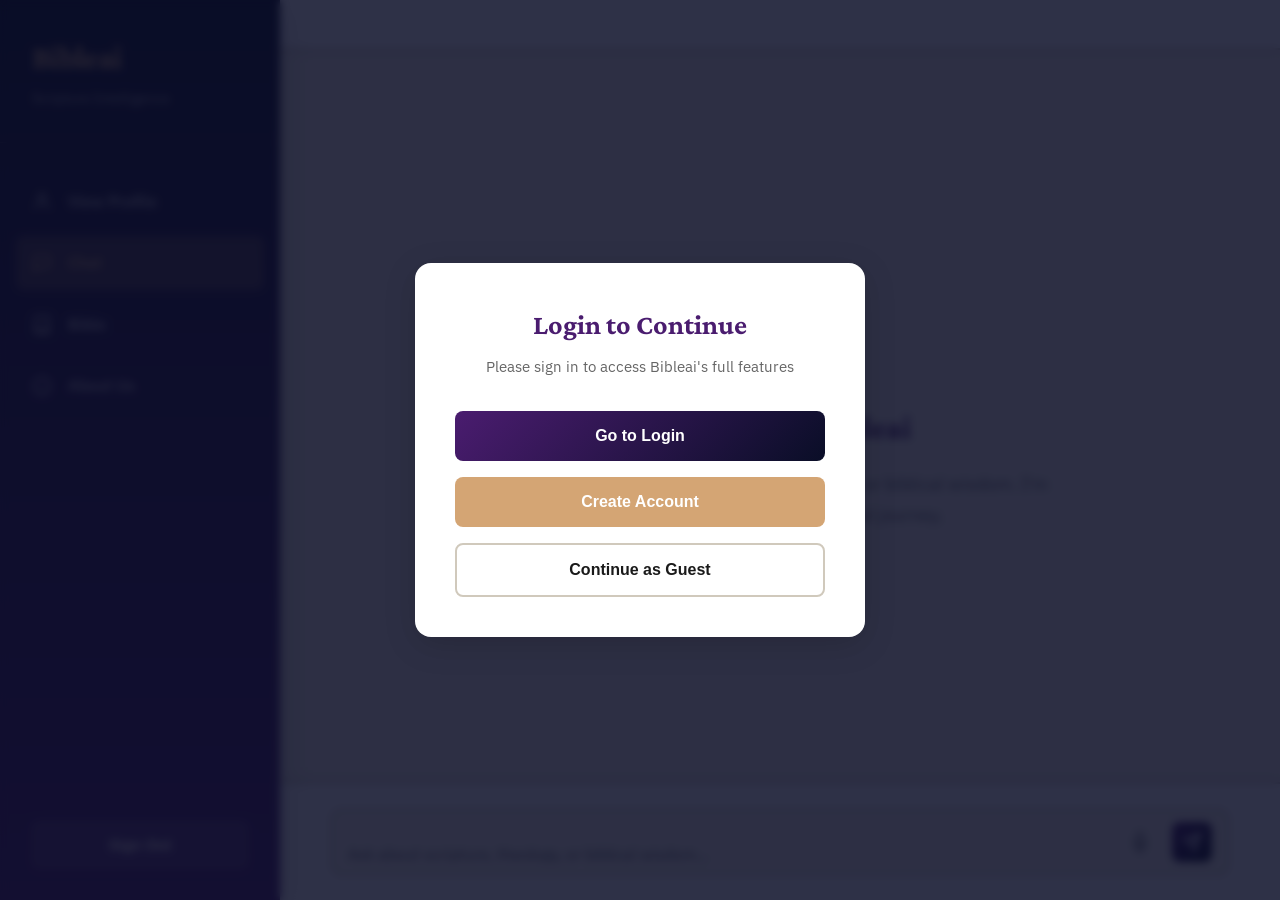
<file: bibleai/index.html>
<!DOCTYPE html>
<html lang="en">
<head>
    <meta charset="UTF-8">
    <meta name="viewport" content="width=device-width, initial-scale=1.0">
    <title>Bibleai - Chat with Scripture Intelligence</title>
    <link rel="stylesheet" href="styles.css">
    <link href="https://fonts.googleapis.com/css2?family=Crimson+Pro:wght@400;600;700&family=IBM+Plex+Sans:wght@400;500;600&display=swap" rel="stylesheet">
</head>
<body>
    <!-- Sidebar -->
    <aside class="sidebar">
        <div class="sidebar-header">
            <h1 class="logo">Bibleai</h1>
            <p class="tagline">Scripture Intelligence</p>
        </div>
        
        <nav class="sidebar-nav">
            <a href="#" class="nav-item" id="profile-link">
                <svg width="20" height="20" viewBox="0 0 24 24" fill="none" stroke="currentColor" stroke-width="2">
                    <path d="M20 21v-2a4 4 0 0 0-4-4H8a4 4 0 0 0-4 4v2"></path>
                    <circle cx="12" cy="7" r="4"></circle>
                </svg>
                <span>View Profile</span>
            </a>
            <a href="index.html" class="nav-item active">
                <svg width="20" height="20" viewBox="0 0 24 24" fill="none" stroke="currentColor" stroke-width="2">
                    <path d="M21 15a2 2 0 0 1-2 2H7l-4 4V5a2 2 0 0 1 2-2h14a2 2 0 0 1 2 2z"></path>
                </svg>
                <span>Chat</span>
            </a>
            <a href="#" class="nav-item" id="bible-link">
                <svg width="20" height="20" viewBox="0 0 24 24" fill="none" stroke="currentColor" stroke-width="2">
                    <path d="M4 19.5A2.5 2.5 0 0 1 6.5 17H20"></path>
                    <path d="M6.5 2H20v20H6.5A2.5 2.5 0 0 1 4 19.5v-15A2.5 2.5 0 0 1 6.5 2z"></path>
                </svg>
                <span>Bible</span>
            </a>
            <a href="#" class="nav-item" id="about-link">
                <svg width="20" height="20" viewBox="0 0 24 24" fill="none" stroke="currentColor" stroke-width="2">
                    <circle cx="12" cy="12" r="10"></circle>
                    <path d="M12 16v-4"></path>
                    <path d="M12 8h.01"></path>
                </svg>
                <span>About Us</span>
            </a>
        </nav>

        <div class="sidebar-footer">
            <button class="logout-btn" id="logout-btn">Sign Out</button>
        </div>
    </aside>

    <!-- Main Content -->
    <main class="main-content">
        <!-- Chat Header -->
        <header class="chat-header">
            <!-- Model selector removed -->
        </header>

        <!-- Chat Messages Container -->
        <div class="chat-container" id="chat-container">
            <div class="welcome-message">
                <div class="welcome-icon">✨</div>
                <h2>Welcome to Bibleai</h2>
                <p>Ask any question about scripture, theology, or biblical wisdom. I'm here to help guide your spiritual journey.</p>
            </div>
        </div>

        <!-- Chat Input -->
        <div class="chat-input-container">
            <div class="input-wrapper">
                <textarea 
                    id="message-input" 
                    placeholder="Ask about scripture, theology, or biblical wisdom..."
                    rows="1"
                ></textarea>
                <button class="mic-btn" id="mic-btn" title="Voice input">
                    <svg width="20" height="20" viewBox="0 0 24 24" fill="none" stroke="currentColor" stroke-width="2">
                        <path d="M12 1a3 3 0 0 0-3 3v8a3 3 0 0 0 6 0V4a3 3 0 0 0-3-3z"></path>
                        <path d="M19 10v2a7 7 0 0 1-14 0v-2"></path>
                        <line x1="12" y1="19" x2="12" y2="23"></line>
                        <line x1="8" y1="23" x2="16" y2="23"></line>
                    </svg>
                </button>
                <button class="send-btn" id="send-btn">
                    <svg width="20" height="20" viewBox="0 0 24 24" fill="none" stroke="currentColor" stroke-width="2">
                        <line x1="22" y1="2" x2="11" y2="13"></line>
                        <polygon points="22 2 15 22 11 13 2 9 22 2"></polygon>
                    </svg>
                </button>
            </div>
        </div>
    </main>

    <!-- Login Modal -->
    <div class="modal-overlay" id="login-modal">
        <div class="modal">
            <div class="modal-header">
                <h2>Login to Continue</h2>
                <p>Please sign in to access Bibleai's full features</p>
            </div>
            <div class="modal-body">
                <button class="modal-btn" id="modal-login-btn">Go to Login</button>
                <button class="modal-btn secondary" id="modal-signup-btn">Create Account</button>
                <button class="modal-btn tertiary" id="modal-guest-btn">Continue as Guest</button>
            </div>
        </div>
    </div>

    <script src="app.js"></script>
</body>
</html>
</file>
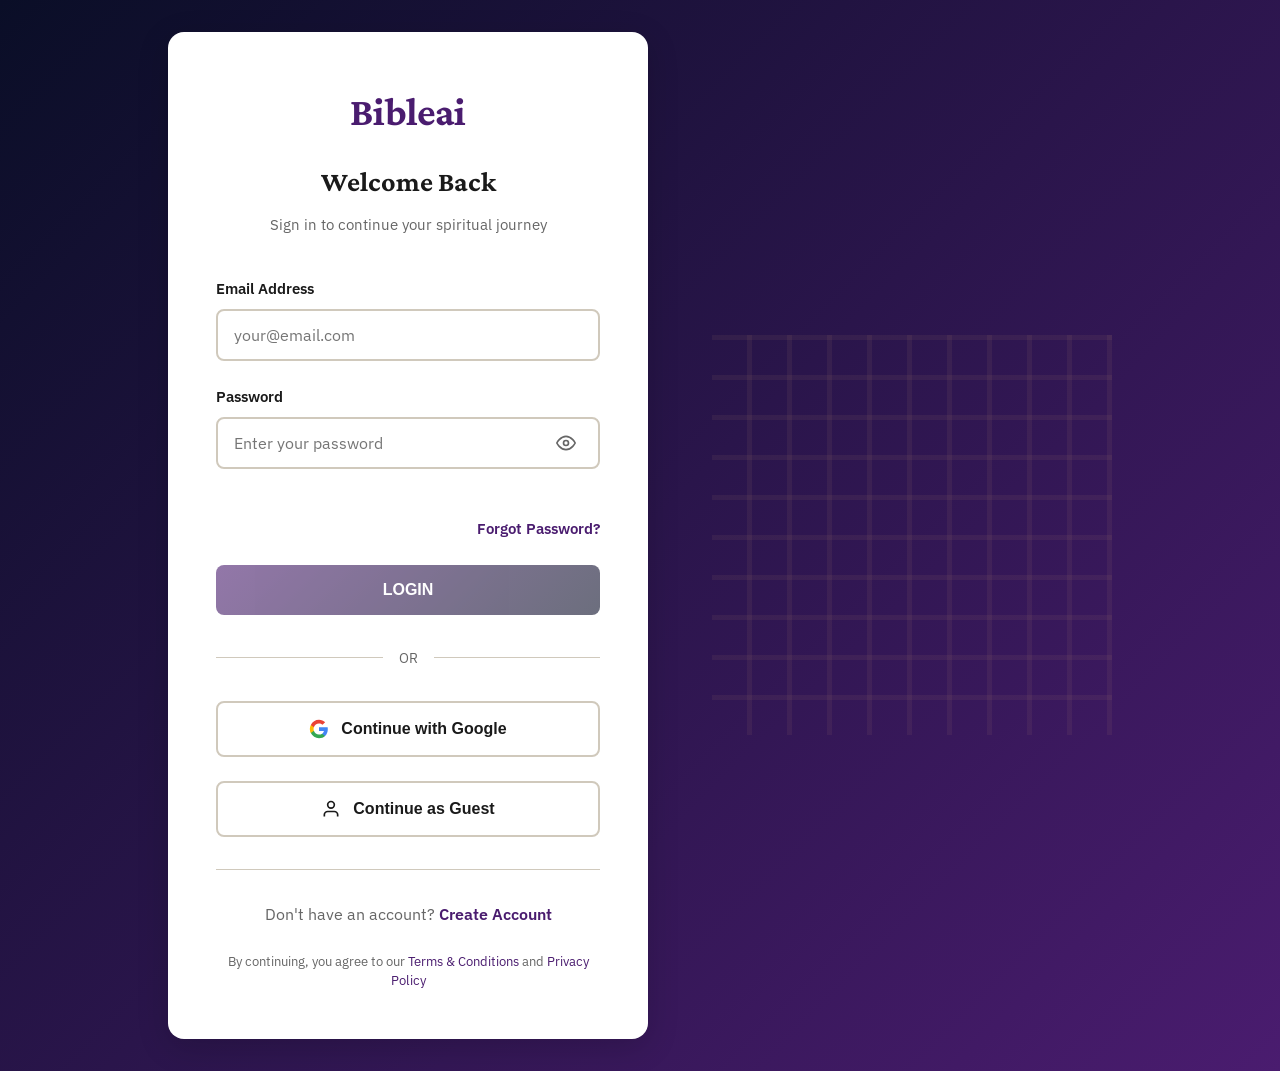
<file: bibleai/sign-in.html>
<!DOCTYPE html>
<html lang="en">
<head>
    <meta charset="UTF-8">
    <meta name="viewport" content="width=device-width, initial-scale=1.0">
    <title>Sign In - Bibleai</title>
    <link rel="stylesheet" href="styles.css">
    <link href="https://fonts.googleapis.com/css2?family=Crimson+Pro:wght@400;600;700&family=IBM+Plex+Sans:wght@400;500;600&display=swap" rel="stylesheet">
    <!-- Cloudflare Turnstile Script -->
    <script src="https://challenges.cloudflare.com/turnstile/v0/api.js" async defer></script>
</head>
<body class="auth-page">
    <div class="auth-container">
        <div class="auth-box">
            <div class="auth-header">
                <h1 class="logo">Bibleai</h1>
                <h2>Welcome Back</h2>
                <p>Sign in to continue your spiritual journey</p>
            </div>

            <form class="auth-form" id="login-form">
                <div class="form-group">
                    <label for="email">Email Address</label>
                    <input 
                        type="email" 
                        id="email" 
                        name="email" 
                        placeholder="your@email.com"
                        required
                    >
                </div>

                <div class="form-group">
                    <label for="password">Password</label>
                    <div class="password-wrapper">
                        <input 
                            type="password" 
                            id="password" 
                            name="password" 
                            placeholder="Enter your password"
                            required
                        >
                        <button type="button" class="toggle-password" id="toggle-password">
                            <svg class="eye-icon" width="20" height="20" viewBox="0 0 24 24" fill="none" stroke="currentColor" stroke-width="2">
                                <path d="M1 12s4-8 11-8 11 8 11 8-4 8-11 8-11-8-11-8z"></path>
                                <circle cx="12" cy="12" r="3"></circle>
                            </svg>
                        </button>
                    </div>
                </div>

                <!-- Cloudflare Turnstile Widget -->
                <div class="form-group">
                    <div class="cf-turnstile" data-sitekey="0x4AAAAAACzSMcZjZWB8YGVr" data-callback="onTurnstileSuccess"></div>
                </div>

                <div class="form-footer">
                    <a href="#" class="forgot-password">Forgot Password?</a>
                </div>

                <button type="submit" class="auth-btn primary" id="login-btn" disabled>
                    <span>LOGIN</span>
                    <div class="loader" style="display: none;"></div>
                </button>

                <div class="divider">
                    <span>OR</span>
                </div>

                <button type="button" class="auth-btn google" id="google-btn">
                    <svg width="20" height="20" viewBox="0 0 24 24">
                        <path fill="#4285F4" d="M22.56 12.25c0-.78-.07-1.53-.2-2.25H12v4.26h5.92c-.26 1.37-1.04 2.53-2.21 3.31v2.77h3.57c2.08-1.92 3.28-4.74 3.28-8.09z"/>
                        <path fill="#34A853" d="M12 23c2.97 0 5.46-.98 7.28-2.66l-3.57-2.77c-.98.66-2.23 1.06-3.71 1.06-2.86 0-5.29-1.93-6.16-4.53H2.18v2.84C3.99 20.53 7.7 23 12 23z"/>
                        <path fill="#FBBC05" d="M5.84 14.09c-.22-.66-.35-1.36-.35-2.09s.13-1.43.35-2.09V7.07H2.18C1.43 8.55 1 10.22 1 12s.43 3.45 1.18 4.93l2.85-2.22.81-.62z"/>
                        <path fill="#EA4335" d="M12 5.38c1.62 0 3.06.56 4.21 1.64l3.15-3.15C17.45 2.09 14.97 1 12 1 7.7 1 3.99 3.47 2.18 7.07l3.66 2.84c.87-2.6 3.3-4.53 6.16-4.53z"/>
                    </svg>
                    <span>Continue with Google</span>
                </button>

                <button type="button" class="auth-btn guest" id="guest-btn">
                    <svg width="20" height="20" viewBox="0 0 24 24" fill="none" stroke="currentColor" stroke-width="2">
                        <path d="M20 21v-2a4 4 0 0 0-4-4H8a4 4 0 0 0-4 4v2"></path>
                        <circle cx="12" cy="7" r="4"></circle>
                    </svg>
                    <span>Continue as Guest</span>
                </button>
            </form>

            <div class="auth-switch">
                <p>Don't have an account? <a href="sign-up.html">Create Account</a></p>
            </div>

            <div class="auth-legal">
                <p>By continuing, you agree to our <a href="#">Terms & Conditions</a> and <a href="#">Privacy Policy</a></p>
            </div>
        </div>

        <div class="auth-decoration">
            <div class="cross-pattern"></div>
        </div>
    </div>

    <script src="auth.js"></script>
    <script>
        let turnstileVerified = false;

        // Callback when Turnstile is successfully verified
        window.onTurnstileSuccess = function(token) {
            turnstileVerified = true;
            const loginBtn = document.getElementById('login-btn');
            if (loginBtn) {
                loginBtn.disabled = false;
            }
            console.log('Turnstile verified successfully');
        };

        // Override handleLogin to include Turnstile verification
        const originalHandleLogin = window.handleLogin;
        if (originalHandleLogin) {
            window.handleLogin = async function(e) {
                e.preventDefault();
                
                if (!turnstileVerified) {
                    showError('Please complete the verification check');
                    return;
                }
                
                // Get the Turnstile token
                const turnstileToken = document.querySelector('[name="cf-turnstile-response"]')?.value;
                if (!turnstileToken) {
                    showError('Verification failed. Please try again.');
                    return;
                }
                
                // Call the original login function with the token
                await originalHandleLogin(e, turnstileToken);
            };
        }
    </script>
</body>
</html>
</file>
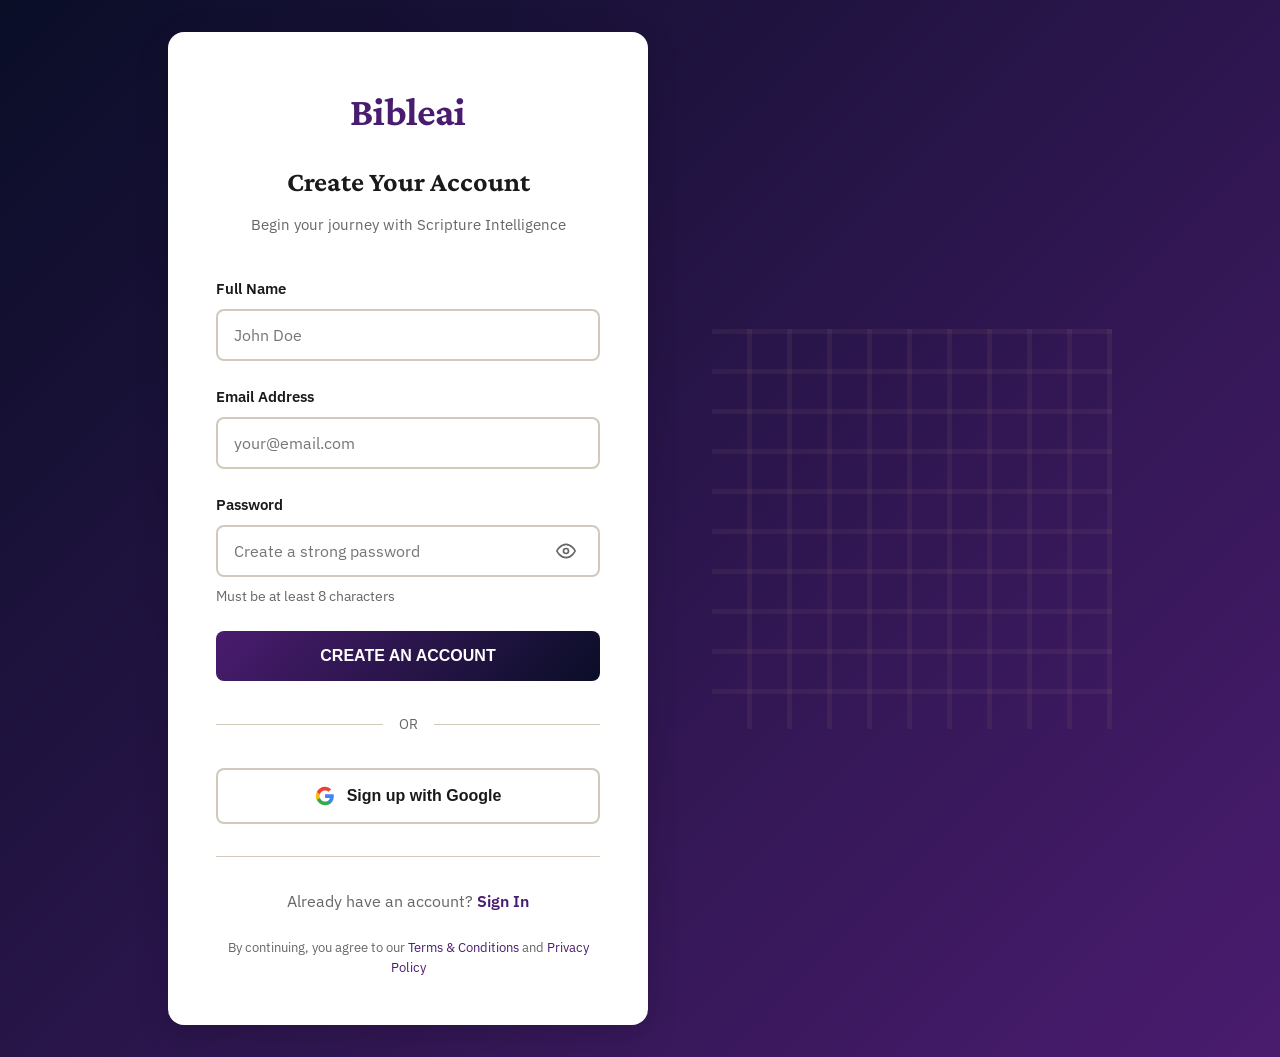
<file: bibleai/sign-up.html>
<!DOCTYPE html>
<html lang="en">
<head>
    <meta charset="UTF-8">
    <meta name="viewport" content="width=device-width, initial-scale=1.0">
    <title>Sign Up - Bibleai</title>
    <link rel="stylesheet" href="styles.css">
    <link href="https://fonts.googleapis.com/css2?family=Crimson+Pro:wght@400;600;700&family=IBM+Plex+Sans:wght@400;500;600&display=swap" rel="stylesheet">
</head>
<body class="auth-page">
    <div class="auth-container">
        <div class="auth-box">
            <div class="auth-header">
                <h1 class="logo">Bibleai</h1>
                <h2>Create Your Account</h2>
                <p>Begin your journey with Scripture Intelligence</p>
            </div>

            <form class="auth-form" id="signup-form">
                <div class="form-group">
                    <label for="name">Full Name</label>
                    <input 
                        type="text" 
                        id="name" 
                        name="name" 
                        placeholder="John Doe"
                        required
                    >
                </div>

                <div class="form-group">
                    <label for="email">Email Address</label>
                    <input 
                        type="email" 
                        id="email" 
                        name="email" 
                        placeholder="your@email.com"
                        required
                    >
                </div>

                <div class="form-group">
                    <label for="password">Password</label>
                    <div class="password-wrapper">
                        <input 
                            type="password" 
                            id="password" 
                            name="password" 
                            placeholder="Create a strong password"
                            required
                            minlength="8"
                        >
                        <button type="button" class="toggle-password" id="toggle-password">
                            <svg class="eye-icon" width="20" height="20" viewBox="0 0 24 24" fill="none" stroke="currentColor" stroke-width="2">
                                <path d="M1 12s4-8 11-8 11 8 11 8-4 8-11 8-11-8-11-8z"></path>
                                <circle cx="12" cy="12" r="3"></circle>
                            </svg>
                        </button>
                    </div>
                    <small class="form-hint">Must be at least 8 characters</small>
                </div>

                <button type="submit" class="auth-btn primary" id="sign-up-btn">
                    <span>CREATE AN ACCOUNT</span>
                    <div class="loader" style="display: none;"></div>
                </button>

                <div class="divider">
                    <span>OR</span>
                </div>

                <button type="button" class="auth-btn google" id="google-btn">
                    <svg width="20" height="20" viewBox="0 0 24 24">
                        <path fill="#4285F4" d="M22.56 12.25c0-.78-.07-1.53-.2-2.25H12v4.26h5.92c-.26 1.37-1.04 2.53-2.21 3.31v2.77h3.57c2.08-1.92 3.28-4.74 3.28-8.09z"/>
                        <path fill="#34A853" d="M12 23c2.97 0 5.46-.98 7.28-2.66l-3.57-2.77c-.98.66-2.23 1.06-3.71 1.06-2.86 0-5.29-1.93-6.16-4.53H2.18v2.84C3.99 20.53 7.7 23 12 23z"/>
                        <path fill="#FBBC05" d="M5.84 14.09c-.22-.66-.35-1.36-.35-2.09s.13-1.43.35-2.09V7.07H2.18C1.43 8.55 1 10.22 1 12s.43 3.45 1.18 4.93l2.85-2.22.81-.62z"/>
                        <path fill="#EA4335" d="M12 5.38c1.62 0 3.06.56 4.21 1.64l3.15-3.15C17.45 2.09 14.97 1 12 1 7.7 1 3.99 3.47 2.18 7.07l3.66 2.84c.87-2.6 3.3-4.53 6.16-4.53z"/>
                    </svg>
                    <span>Sign up with Google</span>
                </button>
            </form>

            <div class="auth-switch">
                <p>Already have an account? <a href="sign-in.html">Sign In</a></p>
            </div>

            <div class="auth-legal">
                <p>By continuing, you agree to our <a href="#">Terms & Conditions</a> and <a href="#">Privacy Policy</a></p>
            </div>
        </div>

        <div class="auth-decoration">
            <div class="cross-pattern"></div>
        </div>
    </div>

    <script src="auth.js"></script>
</body>
</html>
</file>
<file: bibleai/styles.css>
:root {
    --deep-navy: #0a0e27;
    --rich-purple: #4a1c6f;
    --gold-accent: #d4a574;
    --soft-cream: #f5f1e8;
    --light-gray: #e8e4db;
    --text-primary: #1a1a1a;
    --text-secondary: #666666;
    --border-color: #d0c9bc;
    --shadow-sm: 0 2px 8px rgba(0, 0, 0, 0.08);
    --shadow-md: 0 4px 16px rgba(0, 0, 0, 0.12);
    --shadow-lg: 0 8px 32px rgba(0, 0, 0, 0.16);
}

* {
    margin: 0;
    padding: 0;
    box-sizing: border-box;
}

body {
    font-family: 'IBM Plex Sans', sans-serif;
    background: var(--soft-cream);
    color: var(--text-primary);
    line-height: 1.6;
    overflow-x: hidden;
}

/* Sidebar Styles */
.sidebar {
    position: fixed;
    left: 0;
    top: 0;
    width: 280px;
    height: 100vh;
    background: linear-gradient(180deg, var(--deep-navy) 0%, var(--rich-purple) 100%);
    color: var(--soft-cream);
    padding: 2rem 0;
    display: flex;
    flex-direction: column;
    box-shadow: var(--shadow-lg);
    z-index: 100;
}

.sidebar-header {
    padding: 0 2rem 2rem;
    border-bottom: 1px solid rgba(212, 165, 116, 0.2);
}

.logo {
    font-family: 'Crimson Pro', serif;
    font-size: 2rem;
    font-weight: 700;
    color: var(--gold-accent);
    margin-bottom: 0.25rem;
    letter-spacing: -0.02em;
}

.tagline {
    font-size: 0.875rem;
    color: rgba(245, 241, 232, 0.7);
    font-weight: 400;
}

.sidebar-nav {
    flex: 1;
    padding: 2rem 1rem;
    display: flex;
    flex-direction: column;
    gap: 0.5rem;
}

.nav-item {
    display: flex;
    align-items: center;
    gap: 1rem;
    padding: 0.875rem 1rem;
    color: rgba(245, 241, 232, 0.8);
    text-decoration: none;
    border-radius: 8px;
    transition: all 0.3s ease;
    font-weight: 500;
}

.nav-item:hover {
    background: rgba(212, 165, 116, 0.15);
    color: var(--gold-accent);
    transform: translateX(4px);
}

.nav-item.active {
    background: rgba(212, 165, 116, 0.25);
    color: var(--gold-accent);
}

.nav-item svg {
    flex-shrink: 0;
}

.sidebar-footer {
    padding: 0 2rem;
}

.logout-btn {
    width: 100%;
    padding: 0.875rem;
    background: rgba(255, 255, 255, 0.1);
    border: 1px solid rgba(212, 165, 116, 0.3);
    color: var(--soft-cream);
    border-radius: 8px;
    font-weight: 600;
    cursor: pointer;
    transition: all 0.3s ease;
    font-size: 0.9375rem;
}

.logout-btn:hover {
    background: rgba(212, 165, 116, 0.2);
    border-color: var(--gold-accent);
}

/* Main Content */
.main-content {
    margin-left: 280px;
    height: 100vh;
    display: flex;
    flex-direction: column;
    background: var(--soft-cream);
}

.chat-header {
    padding: 1.5rem 2rem;
    background: white;
    border-bottom: 2px solid var(--border-color);
    box-shadow: var(--shadow-sm);
}

.model-selector {
    display: flex;
    align-items: center;
    gap: 1rem;
}

.model-selector label {
    font-weight: 600;
    color: var(--text-secondary);
    font-size: 0.9375rem;
}

#model-select {
    padding: 0.5rem 1rem;
    border: 2px solid var(--border-color);
    border-radius: 6px;
    background: white;
    color: var(--text-primary);
    font-weight: 600;
    font-size: 0.9375rem;
    cursor: pointer;
    transition: all 0.3s ease;
}

#model-select:hover {
    border-color: var(--gold-accent);
}

#model-select:focus {
    outline: none;
    border-color: var(--rich-purple);
    box-shadow: 0 0 0 3px rgba(74, 28, 111, 0.1);
}

/* Chat Container */
.chat-container {
    flex: 1;
    overflow-y: auto;
    padding: 2rem;
    display: flex;
    flex-direction: column;
    gap: 1.5rem;
}

.welcome-message {
    max-width: 600px;
    margin: auto;
    text-align: center;
    padding: 3rem 2rem;
    animation: fadeIn 0.6s ease;
}

.welcome-icon {
    font-size: 3rem;
    margin-bottom: 1.5rem;
    animation: float 3s ease-in-out infinite;
}

.welcome-message h2 {
    font-family: 'Crimson Pro', serif;
    font-size: 2rem;
    color: var(--rich-purple);
    margin-bottom: 1rem;
    font-weight: 700;
}

.welcome-message p {
    color: var(--text-secondary);
    font-size: 1.125rem;
    line-height: 1.7;
}

.message {
    display: flex;
    gap: 1rem;
    animation: slideIn 0.4s ease;
}

.message.user {
    flex-direction: row-reverse;
}

.message-avatar {
    width: 40px;
    height: 40px;
    border-radius: 50%;
    background: linear-gradient(135deg, var(--rich-purple), var(--gold-accent));
    display: flex;
    align-items: center;
    justify-content: center;
    color: white;
    font-weight: 600;
    font-size: 0.875rem;
    flex-shrink: 0;
}

.message.user .message-avatar {
    background: linear-gradient(135deg, var(--gold-accent), var(--deep-navy));
}

.message-content {
    max-width: 70%;
    padding: 1rem 1.25rem;
    border-radius: 12px;
    background: white;
    box-shadow: var(--shadow-sm);
    border: 1px solid var(--border-color);
}

.message.user .message-content {
    background: linear-gradient(135deg, var(--rich-purple), var(--deep-navy));
    color: var(--soft-cream);
    border: none;
}

.message-content p {
    margin-bottom: 0.5rem;
}

.message-content p:last-child {
    margin-bottom: 0;
}

.typing-indicator {
    display: flex;
    gap: 0.5rem;
    padding: 1rem;
}

.typing-dot {
    width: 8px;
    height: 8px;
    border-radius: 50%;
    background: var(--gold-accent);
    animation: typing 1.4s infinite;
}

.typing-dot:nth-child(2) {
    animation-delay: 0.2s;
}

.typing-dot:nth-child(3) {
    animation-delay: 0.4s;
}

/* Chat Input */
.chat-input-container {
    padding: 1.5rem 2rem;
    background: white;
    border-top: 2px solid var(--border-color);
    box-shadow: 0 -4px 12px rgba(0, 0, 0, 0.05);
}

.input-wrapper {
    max-width: 900px;
    margin: 0 auto;
    display: flex;
    gap: 0.75rem;
    align-items: flex-end;
    background: var(--soft-cream);
    border: 2px solid var(--border-color);
    border-radius: 12px;
    padding: 0.75rem 1rem;
    transition: all 0.3s ease;
}

.input-wrapper:focus-within {
    border-color: var(--rich-purple);
    box-shadow: 0 0 0 3px rgba(74, 28, 111, 0.1);
}

#message-input {
    flex: 1;
    border: none;
    background: transparent;
    resize: none;
    font-family: 'IBM Plex Sans', sans-serif;
    font-size: 1rem;
    color: var(--text-primary);
    max-height: 150px;
    overflow-y: auto;
}

#message-input:focus {
    outline: none;
}

#message-input::placeholder {
    color: var(--text-secondary);
}

.mic-btn,
.send-btn {
    width: 40px;
    height: 40px;
    border: none;
    border-radius: 8px;
    cursor: pointer;
    display: flex;
    align-items: center;
    justify-content: center;
    transition: all 0.3s ease;
    flex-shrink: 0;
}

.mic-btn {
    background: transparent;
    color: var(--text-secondary);
}

.mic-btn:hover {
    background: rgba(74, 28, 111, 0.1);
    color: var(--rich-purple);
}

.send-btn {
    background: linear-gradient(135deg, var(--rich-purple), var(--deep-navy));
    color: white;
}

.send-btn:hover {
    transform: translateY(-2px);
    box-shadow: var(--shadow-md);
}

.send-btn:active {
    transform: translateY(0);
}

/* Modal Styles */
.modal-overlay {
    position: fixed;
    top: 0;
    left: 0;
    right: 0;
    bottom: 0;
    background: rgba(10, 14, 39, 0.85);
    backdrop-filter: blur(4px);
    display: none;
    align-items: center;
    justify-content: center;
    z-index: 1000;
    animation: fadeIn 0.3s ease;
}

.modal-overlay.active {
    display: flex;
}

.modal {
    background: white;
    border-radius: 16px;
    padding: 2.5rem;
    max-width: 450px;
    width: 90%;
    box-shadow: var(--shadow-lg);
    animation: slideUp 0.4s ease;
}

.modal-header {
    text-align: center;
    margin-bottom: 2rem;
}

.modal-header h2 {
    font-family: 'Crimson Pro', serif;
    font-size: 1.75rem;
    color: var(--rich-purple);
    margin-bottom: 0.5rem;
    font-weight: 700;
}

.modal-header p {
    color: var(--text-secondary);
    font-size: 0.9375rem;
}

.modal-body {
    display: flex;
    flex-direction: column;
    gap: 1rem;
}

.modal-btn {
    padding: 1rem;
    border: none;
    border-radius: 8px;
    font-weight: 600;
    font-size: 1rem;
    cursor: pointer;
    transition: all 0.3s ease;
}

.modal-btn:first-child {
    background: linear-gradient(135deg, var(--rich-purple), var(--deep-navy));
    color: white;
}

.modal-btn.secondary {
    background: var(--gold-accent);
    color: white;
}

.modal-btn.tertiary {
    background: transparent;
    border: 2px solid var(--border-color);
    color: var(--text-primary);
}

.modal-btn:hover {
    transform: translateY(-2px);
    box-shadow: var(--shadow-md);
}

/* Auth Page Styles */
.auth-page {
    display: flex;
    align-items: center;
    justify-content: center;
    min-height: 100vh;
    background: linear-gradient(135deg, var(--deep-navy) 0%, var(--rich-purple) 100%);
    padding: 2rem;
    position: relative;
    overflow: hidden;
}

.auth-container {
    display: flex;
    align-items: center;
    gap: 4rem;
    position: relative;
    z-index: 1;
}

.auth-box {
    background: white;
    border-radius: 16px;
    padding: 3rem;
    max-width: 480px;
    width: 100%;
    box-shadow: var(--shadow-lg);
    animation: slideUp 0.6s ease;
}

.auth-header {
    text-align: center;
    margin-bottom: 2.5rem;
}

.auth-header .logo {
    font-size: 2.5rem;
    margin-bottom: 1rem;
    color: var(--rich-purple);
}

.auth-header h2 {
    font-family: 'Crimson Pro', serif;
    font-size: 1.75rem;
    color: var(--text-primary);
    margin-bottom: 0.5rem;
    font-weight: 700;
}

.auth-header p {
    color: var(--text-secondary);
    font-size: 0.9375rem;
}

.auth-form {
    display: flex;
    flex-direction: column;
    gap: 1.5rem;
}

.form-group {
    display: flex;
    flex-direction: column;
    gap: 0.5rem;
}

.form-group label {
    font-weight: 600;
    color: var(--text-primary);
    font-size: 0.9375rem;
}

.form-group input {
    padding: 0.875rem 1rem;
    border: 2px solid var(--border-color);
    border-radius: 8px;
    font-size: 1rem;
    font-family: 'IBM Plex Sans', sans-serif;
    transition: all 0.3s ease;
}

.form-group input:focus {
    outline: none;
    border-color: var(--rich-purple);
    box-shadow: 0 0 0 3px rgba(74, 28, 111, 0.1);
}

.password-wrapper {
    position: relative;
}

.password-wrapper input {
    width: 100%;
    padding-right: 3rem;
}

.toggle-password {
    position: absolute;
    right: 1rem;
    top: 50%;
    transform: translateY(-50%);
    background: none;
    border: none;
    cursor: pointer;
    color: var(--text-secondary);
    padding: 0.5rem;
    display: flex;
    align-items: center;
    justify-content: center;
}

.toggle-password:hover {
    color: var(--rich-purple);
}

.form-hint {
    color: var(--text-secondary);
    font-size: 0.875rem;
}

.form-footer {
    display: flex;
    justify-content: flex-end;
}

.forgot-password {
    color: var(--rich-purple);
    text-decoration: none;
    font-weight: 600;
    font-size: 0.9375rem;
}

.forgot-password:hover {
    text-decoration: underline;
}

.auth-btn {
    padding: 1rem;
    border: none;
    border-radius: 8px;
    font-weight: 600;
    font-size: 1rem;
    cursor: pointer;
    transition: all 0.3s ease;
    display: flex;
    align-items: center;
    justify-content: center;
    gap: 0.75rem;
    position: relative;
}

.auth-btn.primary {
    background: linear-gradient(135deg, var(--rich-purple), var(--deep-navy));
    color: white;
}

.auth-btn.google {
    background: white;
    border: 2px solid var(--border-color);
    color: var(--text-primary);
}

.auth-btn.guest {
    background: transparent;
    border: 2px solid var(--border-color);
    color: var(--text-primary);
}

.auth-btn:hover {
    transform: translateY(-2px);
    box-shadow: var(--shadow-md);
}

.auth-btn:disabled {
    opacity: 0.6;
    cursor: not-allowed;
    transform: none;
}

.loader {
    width: 20px;
    height: 20px;
    border: 3px solid rgba(255, 255, 255, 0.3);
    border-top-color: white;
    border-radius: 50%;
    animation: spin 0.8s linear infinite;
}

.divider {
    display: flex;
    align-items: center;
    gap: 1rem;
    color: var(--text-secondary);
    font-size: 0.875rem;
    margin: 0.5rem 0;
}

.divider::before,
.divider::after {
    content: '';
    flex: 1;
    height: 1px;
    background: var(--border-color);
}

.auth-switch {
    text-align: center;
    margin-top: 2rem;
    padding-top: 2rem;
    border-top: 1px solid var(--border-color);
}

.auth-switch p {
    color: var(--text-secondary);
}

.auth-switch a {
    color: var(--rich-purple);
    text-decoration: none;
    font-weight: 600;
}

.auth-switch a:hover {
    text-decoration: underline;
}

.auth-legal {
    margin-top: 1.5rem;
    text-align: center;
}

.auth-legal p {
    font-size: 0.8125rem;
    color: var(--text-secondary);
    line-height: 1.5;
}

.auth-legal a {
    color: var(--rich-purple);
    text-decoration: none;
}

.auth-legal a:hover {
    text-decoration: underline;
}

/* Decorative Element */
.auth-decoration {
    width: 400px;
    height: 400px;
    position: relative;
    display: none;
}

@media (min-width: 1024px) {
    .auth-decoration {
        display: block;
    }
}

.cross-pattern {
    width: 100%;
    height: 100%;
    background-image: 
        repeating-linear-gradient(0deg, transparent, transparent 35px, rgba(212, 165, 116, 0.15) 35px, rgba(212, 165, 116, 0.15) 40px),
        repeating-linear-gradient(90deg, transparent, transparent 35px, rgba(212, 165, 116, 0.15) 35px, rgba(212, 165, 116, 0.15) 40px);
    opacity: 0.5;
    animation: float 6s ease-in-out infinite;
}

/* Animations */
@keyframes fadeIn {
    from {
        opacity: 0;
    }
    to {
        opacity: 1;
    }
}

@keyframes slideIn {
    from {
        opacity: 0;
        transform: translateY(20px);
    }
    to {
        opacity: 1;
        transform: translateY(0);
    }
}

@keyframes slideUp {
    from {
        opacity: 0;
        transform: translateY(30px);
    }
    to {
        opacity: 1;
        transform: translateY(0);
    }
}

@keyframes float {
    0%, 100% {
        transform: translateY(0);
    }
    50% {
        transform: translateY(-20px);
    }
}

@keyframes typing {
    0%, 60%, 100% {
        opacity: 0.3;
        transform: scale(0.8);
    }
    30% {
        opacity: 1;
        transform: scale(1);
    }
}

@keyframes spin {
    to {
        transform: rotate(360deg);
    }
}

/* Responsive Design */
@media (max-width: 768px) {
    .sidebar {
        width: 240px;
    }

    .main-content {
        margin-left: 240px;
    }

    .message-content {
        max-width: 85%;
    }

    .auth-box {
        padding: 2rem;
    }

    .auth-container {
        gap: 2rem;
    }
}

@media (max-width: 640px) {
    .sidebar {
        transform: translateX(-100%);
        transition: transform 0.3s ease;
    }

    .sidebar.active {
        transform: translateX(0);
    }

    .main-content {
        margin-left: 0;
    }

    .chat-container {
        padding: 1rem;
    }

    .chat-input-container {
        padding: 1rem;
    }

    .message-content {
        max-width: 90%;
    }

    .auth-box {
        padding: 1.5rem;
    }
}

/* Scrollbar Styling */
::-webkit-scrollbar {
    width: 8px;
}

::-webkit-scrollbar-track {
    background: var(--light-gray);
}

::-webkit-scrollbar-thumb {
    background: var(--border-color);
    border-radius: 4px;
}

::-webkit-scrollbar-thumb:hover {
    background: var(--gold-accent);
}
</file>
